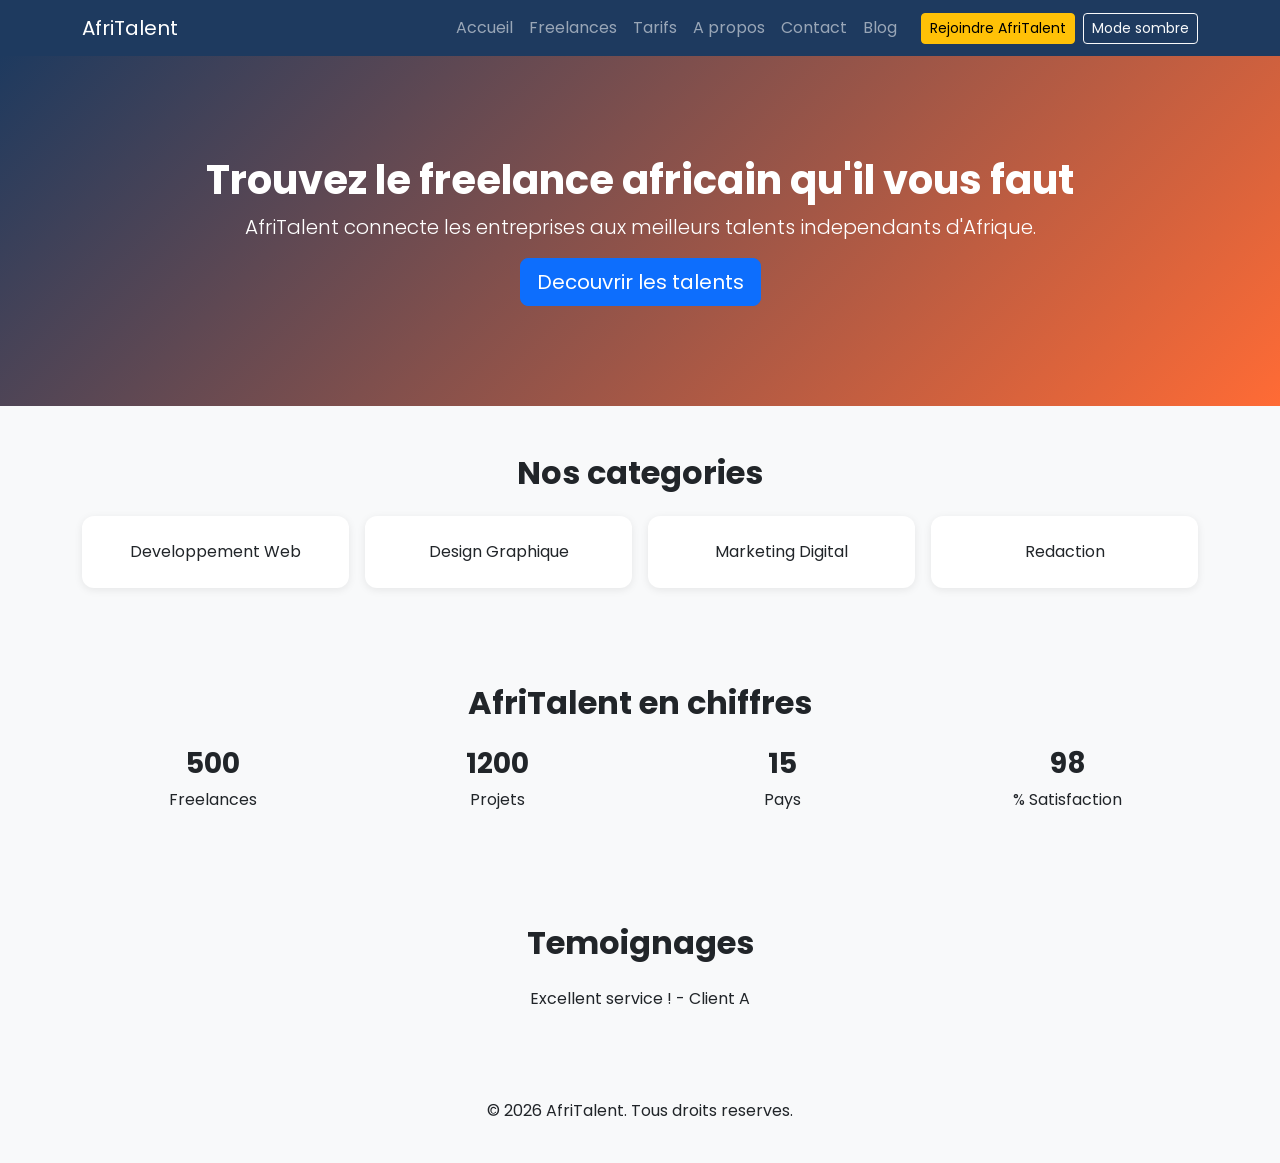
<file: index.html>
<!DOCTYPE html>
<html lang="fr">
<head>
<title>AfriTalent - Accueil</title>
<meta charset="UTF-8">
<meta name="viewport" content="width=device-width, initial-scale=1.0">
<link href="https://fonts.googleapis.com/css2?family=Poppins:wght@400;600;700&display=swap" rel="stylesheet">
<link href="https://cdn.jsdelivr.net/npm/bootstrap@5.3.0/dist/css/bootstrap.min.css" rel="stylesheet">
<link rel="stylesheet" href="css/style.css">

</head>
<body>
<nav class="navbar navbar-expand-lg navbar-dark sticky-top" id="mainNav">
  <div class="container">
    <a class="navbar-brand" href="index.html">AfriTalent</a>
    <button class="navbar-toggler" type="button" data-bs-toggle="collapse" data-bs-target="#navMenu" aria-label="Menu">
      <span class="navbar-toggler-icon"></span>
    </button>
    <div class="collapse navbar-collapse" id="navMenu">
      <ul class="navbar-nav ms-auto">
        <li class="nav-item"><a class="nav-link" href="index.html">Accueil</a></li>
        <li class="nav-item"><a class="nav-link" href="freelances.html">Freelances</a></li>
        <li class="nav-item"><a class="nav-link" href="tarifs.html">Tarifs</a></li>
        <li class="nav-item"><a class="nav-link" href="about.html">A propos</a></li>
        <li class="nav-item"><a class="nav-link" href="contact.html">Contact</a></li>
        <li class="nav-item"><a class="nav-link" href="#">Blog</a></li>
      </ul>
      <a href="contact.html" class="btn btn-sm btn-warning ms-3">Rejoindre AfriTalent</a>
      <button id="darkModeBtn" class="btn btn-sm btn-outline-light ms-2" aria-label="Activer le mode sombre">Mode sombre</button>
    </div>
  </div>
</nav>


<header class="hero text-center">
  <div class="container">
    <h1>Trouvez le freelance africain qu'il vous faut</h1>
    <p class="lead">AfriTalent connecte les entreprises aux meilleurs talents independants d'Afrique.</p>
    <a href="freelances.html" class="btn btn-primary btn-lg">Decouvrir les talents</a>
  </div>
</header>
<main>
  <section id="categories" class="py-5">
    <div class="container">
      <h2 class="text-center mb-4">Nos categories</h2>
      <div class="bento-grid">
        <div class="bento-card">Developpement Web</div>
        <div class="bento-card">Design Graphique</div>
        <div class="bento-card">Marketing Digital</div>
        <div class="bento-card">Redaction</div>
      </div>
    </div>
  </section>
  <section id="stats" class="py-5 bg-light">
    <div class="container text-center">
      <h2 class="mb-4">AfriTalent en chiffres</h2>
      <div class="row">
        <div class="col-md-3"><h3 class="counter" data-target="500">0</h3><p>Freelances</p></div>
        <div class="col-md-3"><h3 class="counter" data-target="1200">0</h3><p>Projets</p></div>
        <div class="col-md-3"><h3 class="counter" data-target="15">0</h3><p>Pays</p></div>
        <div class="col-md-3"><h3 class="counter" data-target="98">0</h3><p>% Satisfaction</p></div>
      </div>
    </div>
  </section>
  <section id="temoignages" class="py-5">
    <div class="container">
      <h2 class="text-center mb-4">Temoignages</h2>
      <div id="carouselTemoignages" class="carousel slide" data-bs-ride="carousel">
        <div class="carousel-inner">
          <div class="carousel-item active"><p class="text-center">Excellent service ! - Client A</p></div>
          <div class="carousel-item"><p class="text-center">Tres satisfait. - Client B</p></div>
        </div>
        <button class="carousel-control-prev" type="button" data-bs-target="#carouselTemoignages" data-bs-slide="prev" aria-label="Precedent"></button>
        <button class="carousel-control-next" type="button" data-bs-target="#carouselTemoignages" data-bs-slide="next" aria-label="Suivant"></button>
      </div>
    </div>
  </section>
</main>

<footer class="text-center py-4">
  <div class="container"><p>&copy; <span id="year"></span> AfriTalent. Tous droits reserves.</p></div>
</footer>
<script src="https://cdn.jsdelivr.net/npm/bootstrap@5.3.0/dist/js/bootstrap.bundle.min.js"></script>
<script src="js/main.js"></script>

</body>
</html>
</file>
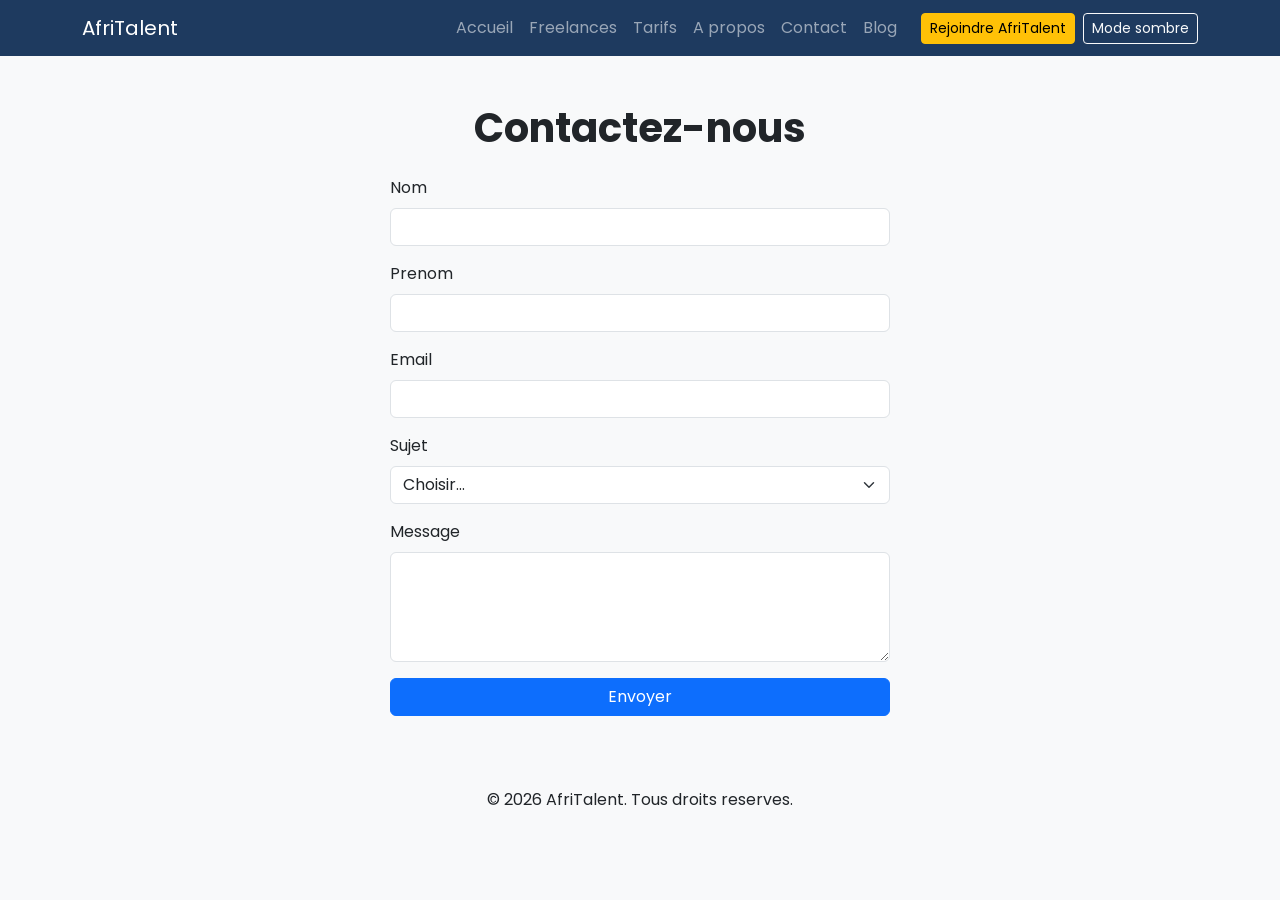
<file: contact.html>
<!DOCTYPE html>
<html lang="fr">
<head>
<title>AfriTalent - Contact</title>
<meta charset="UTF-8">
<meta name="viewport" content="width=device-width, initial-scale=1.0">
<link href="https://fonts.googleapis.com/css2?family=Poppins:wght@400;600;700&display=swap" rel="stylesheet">
<link href="https://cdn.jsdelivr.net/npm/bootstrap@5.3.0/dist/css/bootstrap.min.css" rel="stylesheet">
<link rel="stylesheet" href="css/style.css">

</head>
<body>
<nav class="navbar navbar-expand-lg navbar-dark sticky-top" id="mainNav">
  <div class="container">
    <a class="navbar-brand" href="index.html">AfriTalent</a>
    <button class="navbar-toggler" type="button" data-bs-toggle="collapse" data-bs-target="#navMenu" aria-label="Menu">
      <span class="navbar-toggler-icon"></span>
    </button>
    <div class="collapse navbar-collapse" id="navMenu">
      <ul class="navbar-nav ms-auto">
        <li class="nav-item"><a class="nav-link" href="index.html">Accueil</a></li>
        <li class="nav-item"><a class="nav-link" href="freelances.html">Freelances</a></li>
        <li class="nav-item"><a class="nav-link" href="tarifs.html">Tarifs</a></li>
        <li class="nav-item"><a class="nav-link" href="about.html">A propos</a></li>
        <li class="nav-item"><a class="nav-link" href="contact.html">Contact</a></li>
        <li class="nav-item"><a class="nav-link" href="#">Blog</a></li>
      </ul>
      <a href="contact.html" class="btn btn-sm btn-warning ms-3">Rejoindre AfriTalent</a>
      <button id="darkModeBtn" class="btn btn-sm btn-outline-light ms-2" aria-label="Activer le mode sombre">Mode sombre</button>
    </div>
  </div>
</nav>


<main class="py-5">
  <div class="container">
    <h1 class="text-center mb-4">Contactez-nous</h1>
    <form id="contactForm" class="mx-auto" style="max-width:500px" novalidate>
      <div class="mb-3"><label class="form-label">Nom</label><input type="text" class="form-control" id="nomInput" required></div>
      <div class="mb-3"><label class="form-label">Prenom</label><input type="text" class="form-control" id="prenomInput" required></div>
      <div class="mb-3"><label class="form-label">Email</label><input type="email" class="form-control" id="emailInput" required></div>
      <div class="mb-3"><label class="form-label">Sujet</label>
        <select class="form-select" id="sujetInput" required>
          <option value="">Choisir...</option>
          <option value="support">Support</option>
          <option value="partenariat">Partenariat</option>
          <option value="autre">Autre</option>
        </select>
      </div>
      <div class="mb-3"><label class="form-label">Message</label><textarea class="form-control" id="messageInput" rows="4" required></textarea></div>
      <button type="submit" class="btn btn-primary w-100">Envoyer</button>
      <p id="formFeedback" class="mt-2 text-success" style="display:none">Message envoye avec succes !</p>
    </form>
  </div>
</main>

<footer class="text-center py-4">
  <div class="container"><p>&copy; <span id="year"></span> AfriTalent. Tous droits reserves.</p></div>
</footer>
<script src="https://cdn.jsdelivr.net/npm/bootstrap@5.3.0/dist/js/bootstrap.bundle.min.js"></script>
<script src="js/main.js"></script>

</body>
</html>
</file>
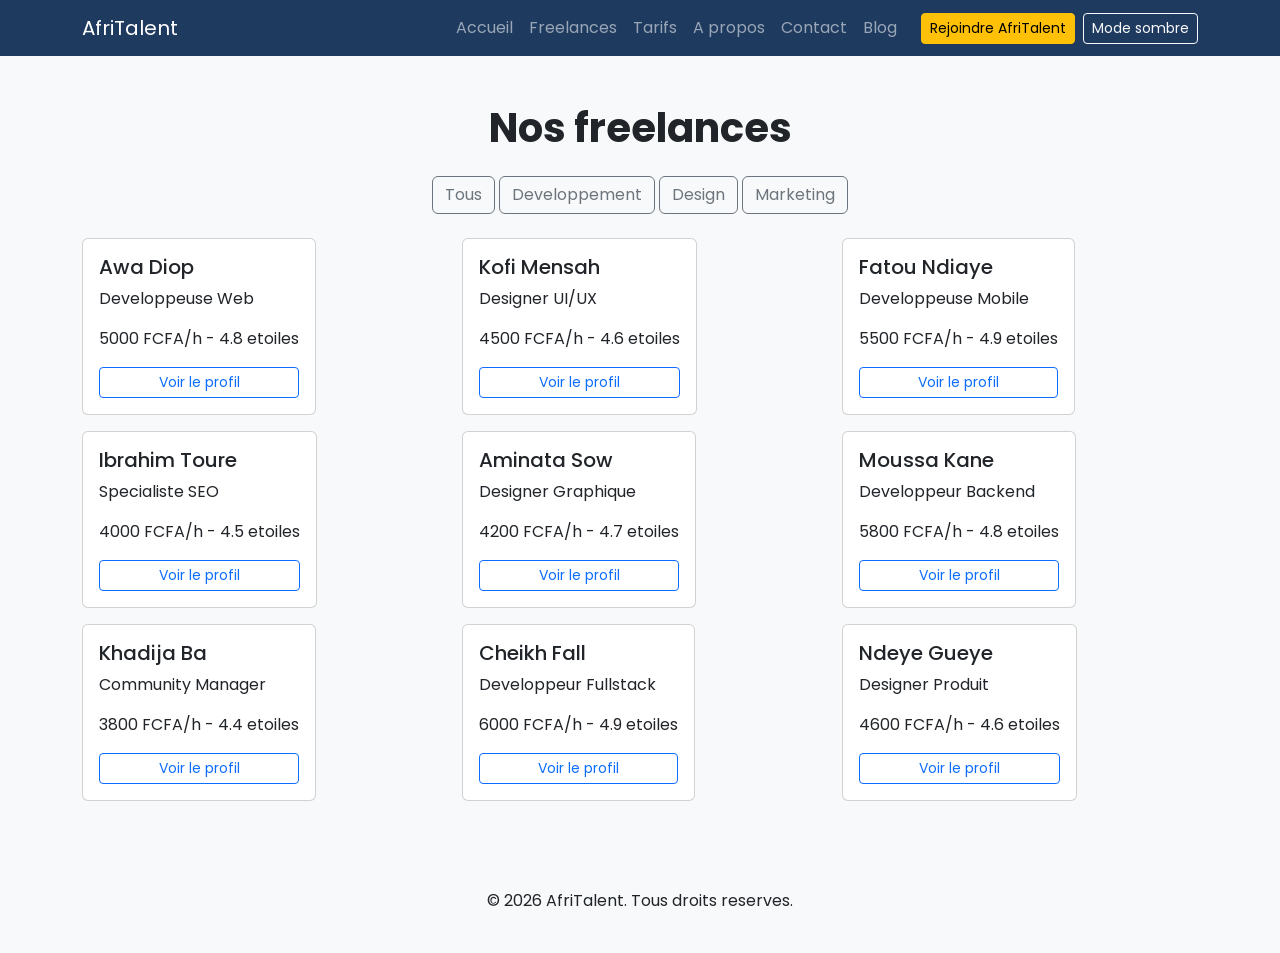
<file: freelances.html>
<!DOCTYPE html>
<html lang="fr">
<head>
<title>AfriTalent - Freelances</title>
<meta charset="UTF-8">
<meta name="viewport" content="width=device-width, initial-scale=1.0">
<link href="https://fonts.googleapis.com/css2?family=Poppins:wght@400;600;700&display=swap" rel="stylesheet">
<link href="https://cdn.jsdelivr.net/npm/bootstrap@5.3.0/dist/css/bootstrap.min.css" rel="stylesheet">
<link rel="stylesheet" href="css/style.css">

</head>
<body>
<nav class="navbar navbar-expand-lg navbar-dark sticky-top" id="mainNav">
  <div class="container">
    <a class="navbar-brand" href="index.html">AfriTalent</a>
    <button class="navbar-toggler" type="button" data-bs-toggle="collapse" data-bs-target="#navMenu" aria-label="Menu">
      <span class="navbar-toggler-icon"></span>
    </button>
    <div class="collapse navbar-collapse" id="navMenu">
      <ul class="navbar-nav ms-auto">
        <li class="nav-item"><a class="nav-link" href="index.html">Accueil</a></li>
        <li class="nav-item"><a class="nav-link" href="freelances.html">Freelances</a></li>
        <li class="nav-item"><a class="nav-link" href="tarifs.html">Tarifs</a></li>
        <li class="nav-item"><a class="nav-link" href="about.html">A propos</a></li>
        <li class="nav-item"><a class="nav-link" href="contact.html">Contact</a></li>
        <li class="nav-item"><a class="nav-link" href="#">Blog</a></li>
      </ul>
      <a href="contact.html" class="btn btn-sm btn-warning ms-3">Rejoindre AfriTalent</a>
      <button id="darkModeBtn" class="btn btn-sm btn-outline-light ms-2" aria-label="Activer le mode sombre">Mode sombre</button>
    </div>
  </div>
</nav>


<main class="py-5">
  <div class="container">
    <h1 class="text-center mb-4">Nos freelances</h1>
    <div class="mb-4 text-center">
      <button class="btn btn-outline-secondary filter-btn" data-cat="all">Tous</button>
      <button class="btn btn-outline-secondary filter-btn" data-cat="dev">Developpement</button>
      <button class="btn btn-outline-secondary filter-btn" data-cat="design">Design</button>
      <button class="btn btn-outline-secondary filter-btn" data-cat="marketing">Marketing</button>
    </div>
    <div class="row" id="freelanceList">
<div class="col-md-4 freelance-card" data-cat="dev"><div class="card p-3"><h5>Awa Diop</h5><p>Developpeuse Web</p><p>5000 FCFA/h - 4.8 etoiles</p><button class="btn btn-sm btn-outline-primary">Voir le profil</button></div></div>
<div class="col-md-4 freelance-card" data-cat="design"><div class="card p-3"><h5>Kofi Mensah</h5><p>Designer UI/UX</p><p>4500 FCFA/h - 4.6 etoiles</p><button class="btn btn-sm btn-outline-primary">Voir le profil</button></div></div>
<div class="col-md-4 freelance-card" data-cat="dev"><div class="card p-3"><h5>Fatou Ndiaye</h5><p>Developpeuse Mobile</p><p>5500 FCFA/h - 4.9 etoiles</p><button class="btn btn-sm btn-outline-primary">Voir le profil</button></div></div>
<div class="col-md-4 freelance-card" data-cat="marketing"><div class="card p-3"><h5>Ibrahim Toure</h5><p>Specialiste SEO</p><p>4000 FCFA/h - 4.5 etoiles</p><button class="btn btn-sm btn-outline-primary">Voir le profil</button></div></div>
<div class="col-md-4 freelance-card" data-cat="design"><div class="card p-3"><h5>Aminata Sow</h5><p>Designer Graphique</p><p>4200 FCFA/h - 4.7 etoiles</p><button class="btn btn-sm btn-outline-primary">Voir le profil</button></div></div>
<div class="col-md-4 freelance-card" data-cat="dev"><div class="card p-3"><h5>Moussa Kane</h5><p>Developpeur Backend</p><p>5800 FCFA/h - 4.8 etoiles</p><button class="btn btn-sm btn-outline-primary">Voir le profil</button></div></div>
<div class="col-md-4 freelance-card" data-cat="marketing"><div class="card p-3"><h5>Khadija Ba</h5><p>Community Manager</p><p>3800 FCFA/h - 4.4 etoiles</p><button class="btn btn-sm btn-outline-primary">Voir le profil</button></div></div>
<div class="col-md-4 freelance-card" data-cat="dev"><div class="card p-3"><h5>Cheikh Fall</h5><p>Developpeur Fullstack</p><p>6000 FCFA/h - 4.9 etoiles</p><button class="btn btn-sm btn-outline-primary">Voir le profil</button></div></div>
<div class="col-md-4 freelance-card" data-cat="design"><div class="card p-3"><h5>Ndeye Gueye</h5><p>Designer Produit</p><p>4600 FCFA/h - 4.6 etoiles</p><button class="btn btn-sm btn-outline-primary">Voir le profil</button></div></div>
    </div>
  </div>
</main>

<footer class="text-center py-4">
  <div class="container"><p>&copy; <span id="year"></span> AfriTalent. Tous droits reserves.</p></div>
</footer>
<script src="https://cdn.jsdelivr.net/npm/bootstrap@5.3.0/dist/js/bootstrap.bundle.min.js"></script>
<script src="js/main.js"></script>

</body>
</html>
</file>
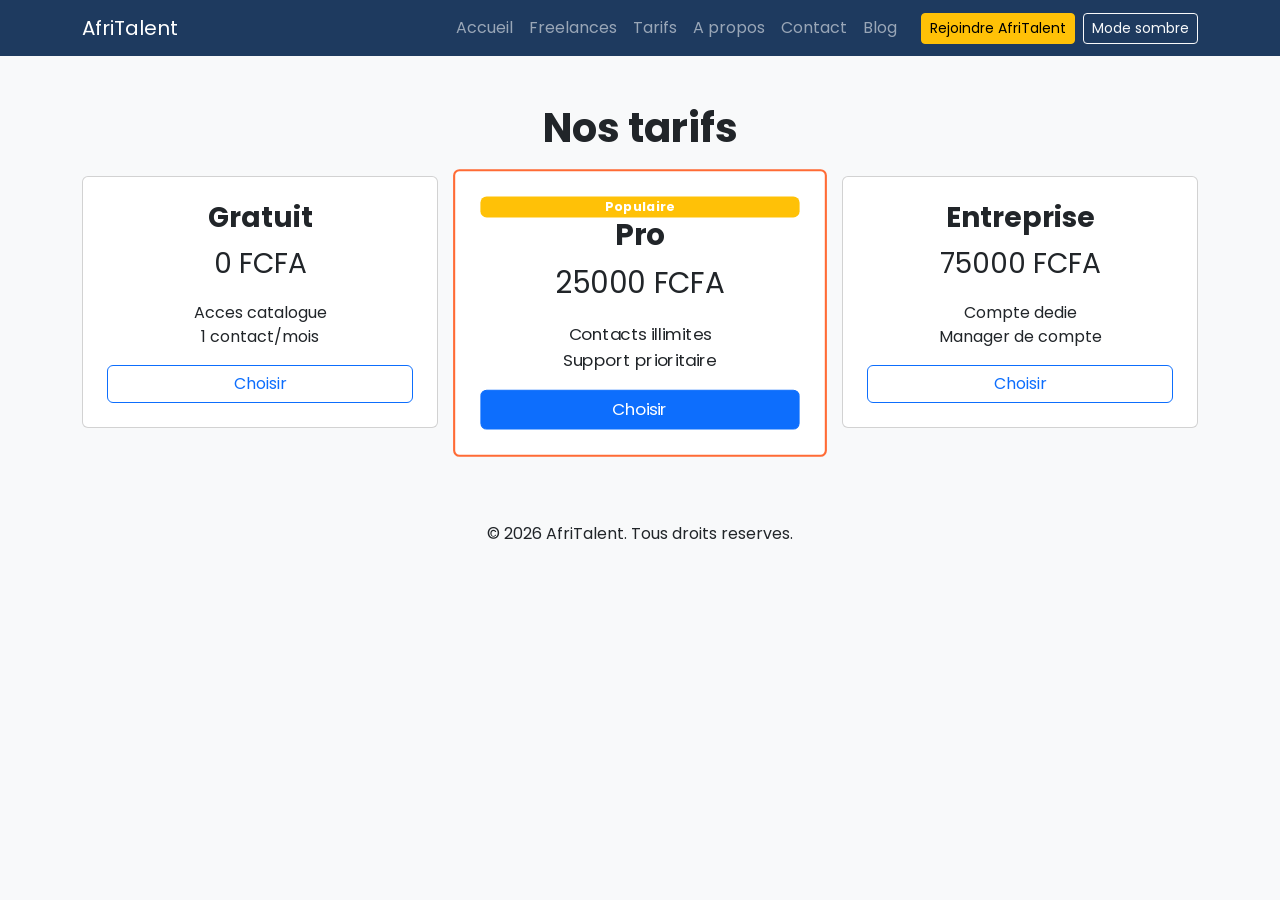
<file: tarifs.html>
<!DOCTYPE html>
<html lang="fr">
<head>
<title>AfriTalent - Tarifs</title>
<meta charset="UTF-8">
<meta name="viewport" content="width=device-width, initial-scale=1.0">
<link href="https://fonts.googleapis.com/css2?family=Poppins:wght@400;600;700&display=swap" rel="stylesheet">
<link href="https://cdn.jsdelivr.net/npm/bootstrap@5.3.0/dist/css/bootstrap.min.css" rel="stylesheet">
<link rel="stylesheet" href="css/style.css">

</head>
<body>
<nav class="navbar navbar-expand-lg navbar-dark sticky-top" id="mainNav">
  <div class="container">
    <a class="navbar-brand" href="index.html">AfriTalent</a>
    <button class="navbar-toggler" type="button" data-bs-toggle="collapse" data-bs-target="#navMenu" aria-label="Menu">
      <span class="navbar-toggler-icon"></span>
    </button>
    <div class="collapse navbar-collapse" id="navMenu">
      <ul class="navbar-nav ms-auto">
        <li class="nav-item"><a class="nav-link" href="index.html">Accueil</a></li>
        <li class="nav-item"><a class="nav-link" href="freelances.html">Freelances</a></li>
        <li class="nav-item"><a class="nav-link" href="tarifs.html">Tarifs</a></li>
        <li class="nav-item"><a class="nav-link" href="about.html">A propos</a></li>
        <li class="nav-item"><a class="nav-link" href="contact.html">Contact</a></li>
        <li class="nav-item"><a class="nav-link" href="#">Blog</a></li>
      </ul>
      <a href="contact.html" class="btn btn-sm btn-warning ms-3">Rejoindre AfriTalent</a>
      <button id="darkModeBtn" class="btn btn-sm btn-outline-light ms-2" aria-label="Activer le mode sombre">Mode sombre</button>
    </div>
  </div>
</nav>


<main class="py-5">
  <div class="container">
    <h1 class="text-center mb-4">Nos tarifs</h1>
    <div class="row">
      <div class="col-md-4"><div class="card plan-card p-4 text-center"><h3>Gratuit</h3><p class="fs-3">0 FCFA</p><ul class="list-unstyled"><li>Acces catalogue</li><li>1 contact/mois</li></ul><button class="btn btn-outline-primary">Choisir</button></div></div>
      <div class="col-md-4"><div class="card plan-card featured p-4 text-center"><span class="badge bg-warning">Populaire</span><h3>Pro</h3><p class="fs-3">25000 FCFA</p><ul class="list-unstyled"><li>Contacts illimites</li><li>Support prioritaire</li></ul><button class="btn btn-primary">Choisir</button></div></div>
      <div class="col-md-4"><div class="card plan-card p-4 text-center"><h3>Entreprise</h3><p class="fs-3">75000 FCFA</p><ul class="list-unstyled"><li>Compte dedie</li><li>Manager de compte</li></ul><button class="btn btn-outline-primary">Choisir</button></div></div>
    </div>
  </div>
</main>

<footer class="text-center py-4">
  <div class="container"><p>&copy; <span id="year"></span> AfriTalent. Tous droits reserves.</p></div>
</footer>
<script src="https://cdn.jsdelivr.net/npm/bootstrap@5.3.0/dist/js/bootstrap.bundle.min.js"></script>
<script src="js/main.js"></script>

</body>
</html>
</file>
<file: css/style.css>
:root {
  --color-primary: #1e3a5f;
  --color-secondary: #ff6b35;
  --color-bg: #f8f9fa;
  --color-text: #212529;
  --color-light: #ffffff;
  --font-main: 'Poppins', sans-serif;
  --radius: 12px;
  --transition-speed: 0.3s;
}
body { font-family: var(--font-main); color: var(--color-text); background: var(--color-bg); }
h1, h2, h3 { font-weight: 700; }
#mainNav { background: var(--color-primary); transition: box-shadow var(--transition-speed); }
#mainNav.scrolled { box-shadow: 0 2px 12px rgba(0,0,0,0.2); }
.hero { background: linear-gradient(135deg, var(--color-primary), var(--color-secondary)); color: var(--color-light); padding: 100px 0; }
.bento-grid { display: grid; grid-template-columns: repeat(4, 1fr); gap: 16px; }
.bento-card { background: var(--color-light); border-radius: var(--radius); padding: 24px; text-align: center; box-shadow: 0 2px 8px rgba(0,0,0,0.08); transition: transform var(--transition-speed); }
.bento-card:hover { transform: translateY(-6px); }
.freelance-card { display: flex; margin-bottom: 16px; }
.freelance-card .card:hover { box-shadow: 0 4px 16px rgba(0,0,0,0.12); }
.plan-card.featured { border: 2px solid var(--color-secondary); transform: scale(1.05); }
.fade-in { opacity: 0; transform: translateY(20px); transition: opacity 0.6s, transform 0.6s; }
.fade-in.visible { opacity: 1; transform: translateY(0); }
body.dark-mode { --color-bg: #0d1117; --color-text: #e6edf3; --color-light: #161b22; }
@media (max-width: 768px) { .bento-grid { grid-template-columns: repeat(2, 1fr); } .hero { padding: 60px 0; } }
@media (max-width: 480px) { .bento-grid { grid-template-columns: 1fr; } }
</file>
